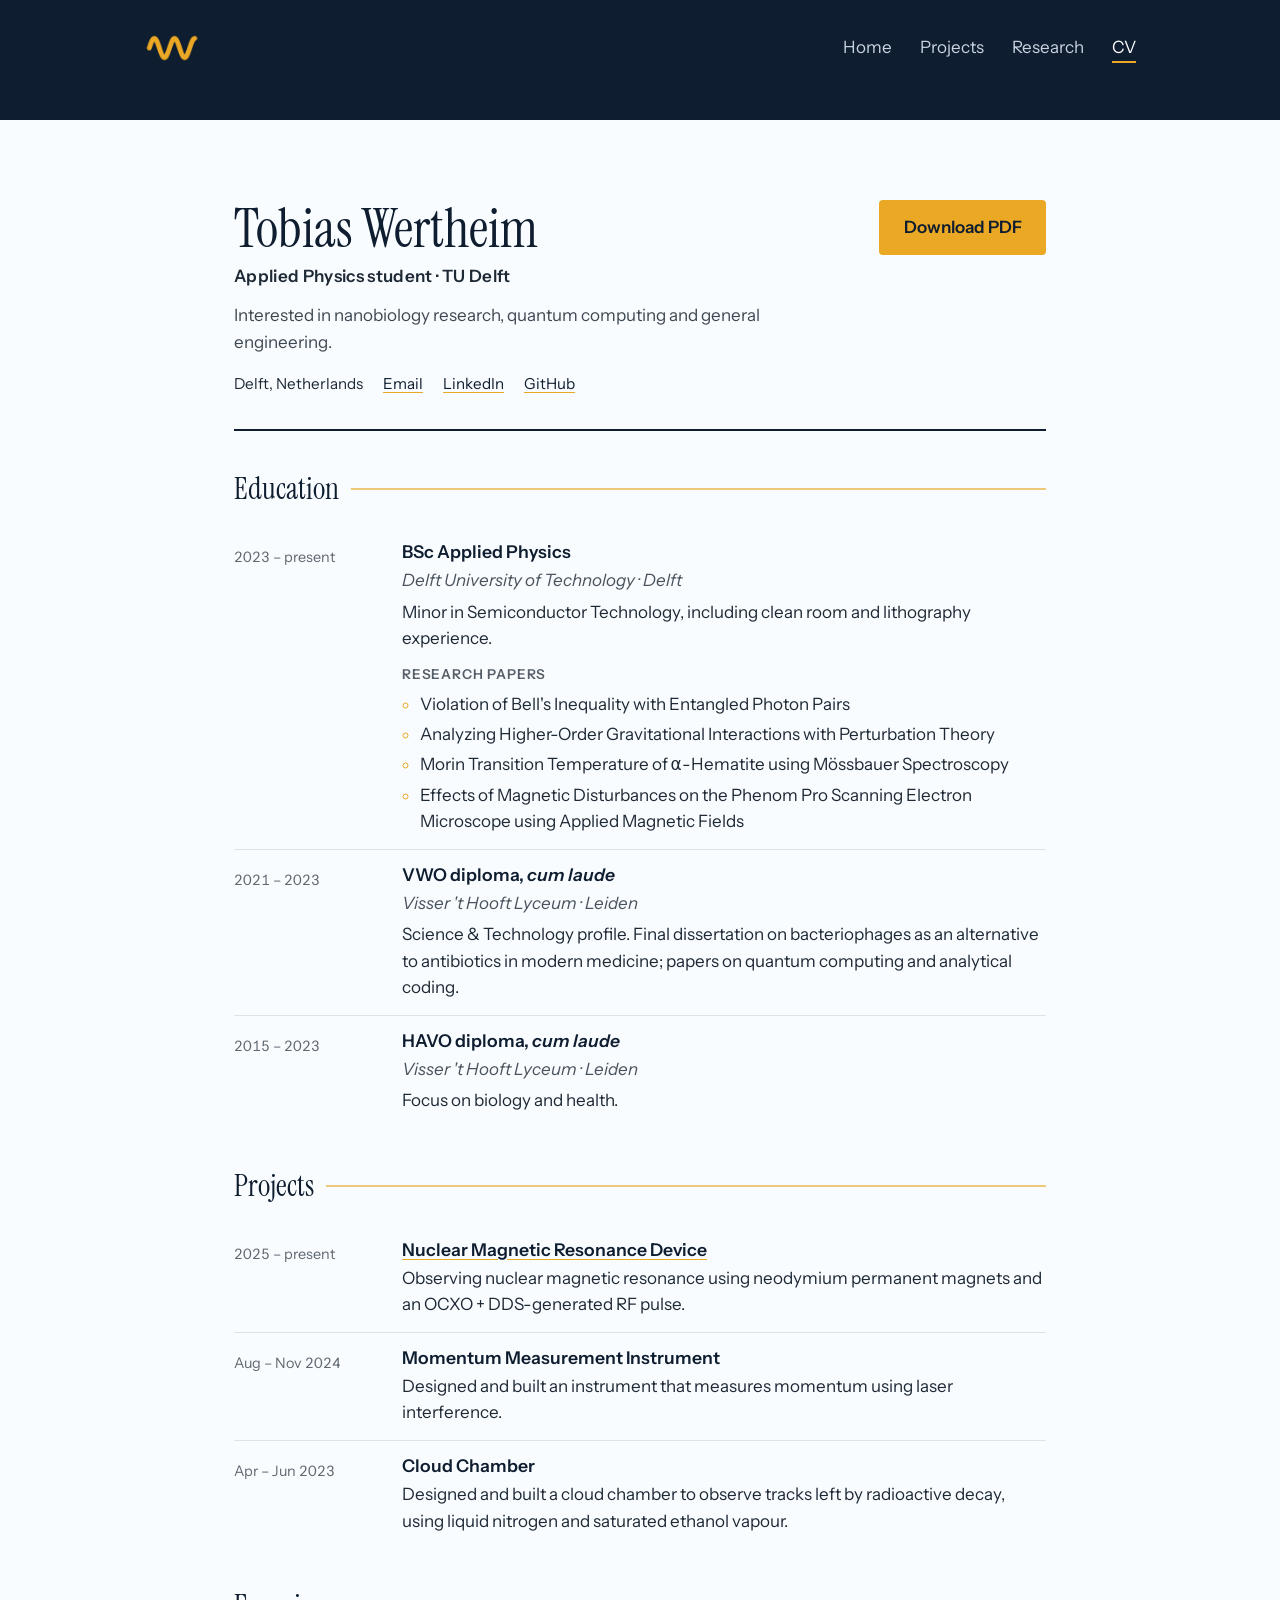
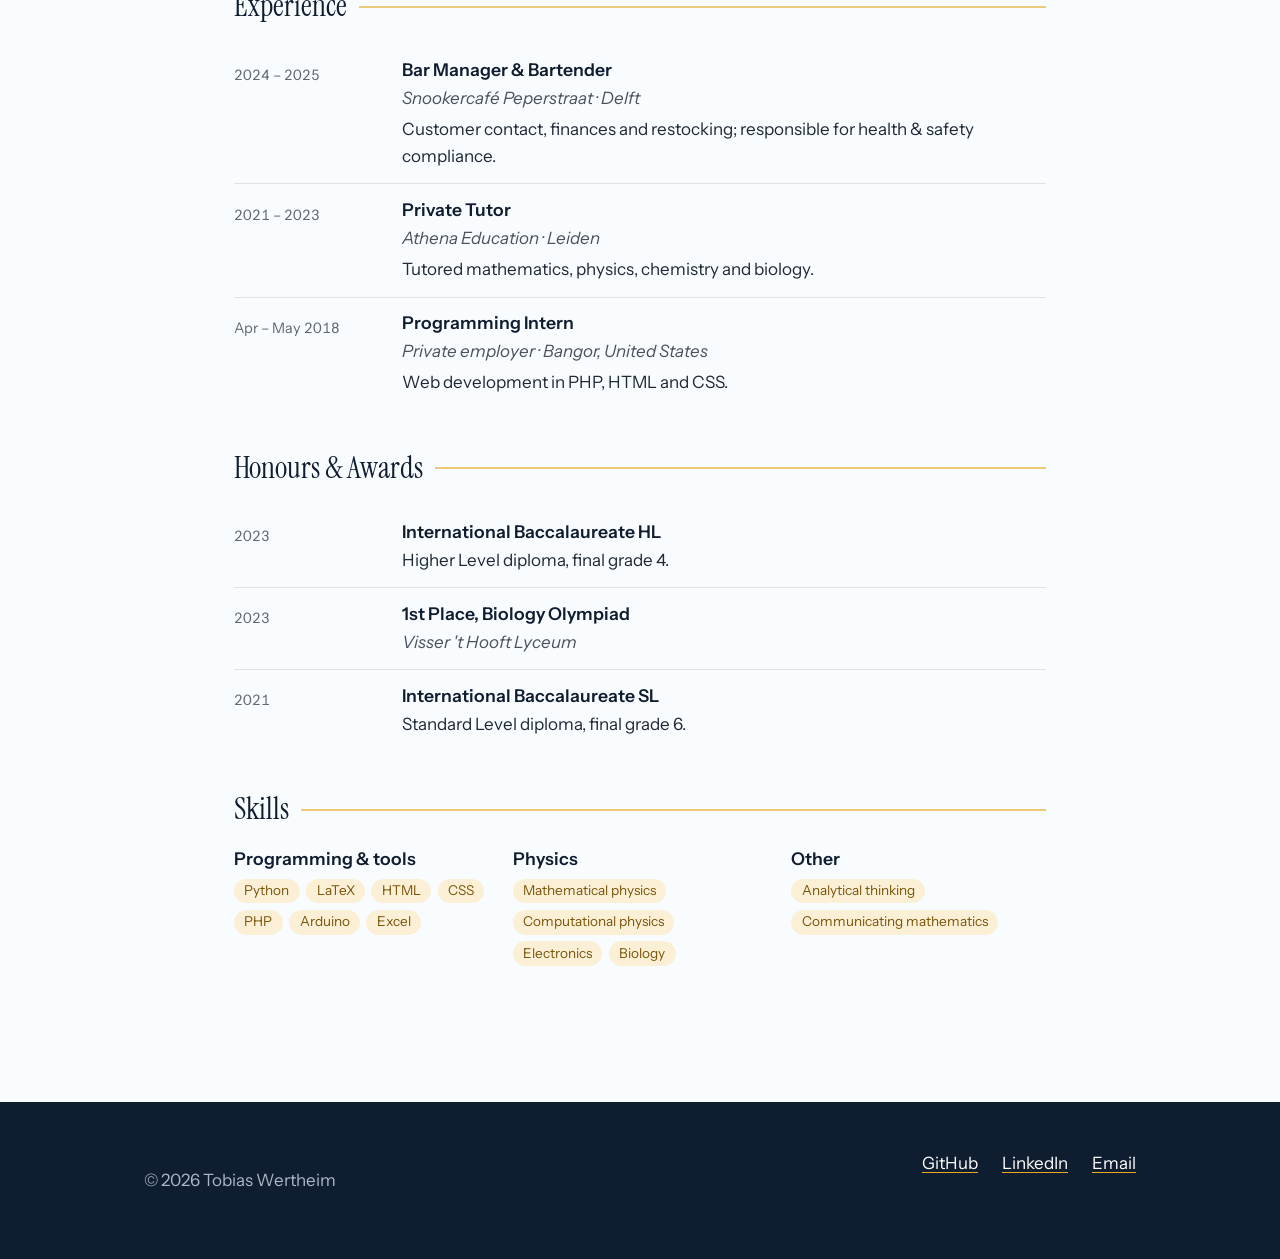
<file: cv.html>
<!DOCTYPE html>
<html lang="en">
<head>
  <meta charset="UTF-8">
  <meta name="viewport" content="width=device-width, initial-scale=1.0">
  <title>CV – Tobias Wertheim</title>
  <meta name="description" content="CV of Tobias Wertheim, Applied Physics student at TU Delft: education, projects, research papers and experience.">
  <link rel="icon" href="/images/photonfavicon.svg" type="image/svg+xml">
  <link rel="preconnect" href="https://fonts.googleapis.com">
  <link rel="preconnect" href="https://fonts.gstatic.com" crossorigin>
  <link href="https://fonts.googleapis.com/css2?family=Instrument+Sans:wght@400;600&family=Instrument+Serif&display=swap" rel="stylesheet">
  <link rel="stylesheet" href="style.css">
  <link rel="stylesheet" href="style_cv.css">
</head>
<body>

  <!-- Navigation bar stuff-->
  <header class="site-header">
    <nav class="nav">
      <!-- moving logo wave animation -->
      <a href="index.html" class="nav-name logo" aria-label="Home">
        <img src="/images/photon-logo.png" class="logo-still" alt="">
        <img src="/images/photon-logo.gif" class="logo-anim" alt="">
      </a>
      <ul class="nav-links">
        <li><a href="index.html">Home</a></li>
        <li><a href='projects.html'>Projects</a></li>
        <li><a href="research.html">Research</a></li>
        <li><a href="cv.html" class='active'>CV</a></li>
      </ul>
    </nav>
  </header>

    <!-- Top navy band -->
  <div class="page-title">
  </div>
  
  <main class="section">
    <div class="container cv">

      <header class="cv-head">
        <div>
          <h1 class="cv-name">Tobias Wertheim</h1>
          <p class="cv-role">Applied Physics student · TU Delft</p>
          <p class="cv-about">
            Interested in nanobiology research, quantum computing and general engineering.
          </p>
          <ul class="cv-contact">
            <li>Delft, Netherlands</li>
            <li><a href="mailto:tobywertheimmail@gmail.com">Email</a></li>
            <li><a href="https://www.linkedin.com/in/tobias-wertheim/" target="_blank" rel="noopener">LinkedIn</a></li>
            <li><a href="https://github.com/tobiaswm" target="_blank" rel="noopener">GitHub</a></li>
          </ul>
        </div>
        <a href="/files/cvtwertheim.pdf" download="Tobias_Wertheim_CV.pdf" class="button">Download PDF</a>
      </header>

      <!-- edu -->
      <section class="cv-section">
        <h2 class="cv-title">Education</h2>
        <ul class="cv-list">

          <li class="cv-entry">
            <p class="cv-date">2023 – present</p>
            <div>
              <h3>BSc Applied Physics</h3>
              <p class="cv-where">Delft University of Technology · Delft</p>
              <p>Minor in Semiconductor Technology, including clean room and lithography experience.</p>
              <p class="cv-sub">Research papers</p>
              <ul class="cv-bullets">
                <li>Violation of Bell's Inequality with Entangled Photon Pairs</li>
                <li>Analyzing Higher-Order Gravitational Interactions with Perturbation Theory</li>
                <li>Morin Transition Temperature of α-Hematite using Mössbauer Spectroscopy</li>
                <li>Effects of Magnetic Disturbances on the Phenom Pro Scanning Electron Microscope using Applied Magnetic Fields</li>
              </ul>
            </div>
          </li>

          <li class="cv-entry">
            <p class="cv-date">2021 – 2023</p>
            <div>
              <h3>VWO diploma, <em>cum laude</em></h3>
              <p class="cv-where">Visser 't Hooft Lyceum · Leiden</p>
              <p>Science &amp; Technology profile. Final dissertation on bacteriophages as an alternative to antibiotics in modern medicine; papers on quantum computing and analytical coding.</p>
            </div>
          </li>

          <li class="cv-entry">
            <p class="cv-date">2015 – 2023</p>
            <div>
              <h3>HAVO diploma, <em>cum laude</em></h3>
              <p class="cv-where">Visser 't Hooft Lyceum · Leiden</p>
              <p>Focus on biology and health.</p>
            </div>
          </li>

        </ul>
      </section>

      <!-- projects -->
      <section class="cv-section">
        <h2 class="cv-title">Projects</h2>
        <ul class="cv-list">

          <li class="cv-entry">
            <p class="cv-date">2025 – present</p>
            <div>
              <h3><a href="nmrobserver.html">Nuclear Magnetic Resonance Device</a></h3>
              <p>Observing nuclear magnetic resonance using neodymium permanent magnets and an OCXO + DDS-generated RF pulse.</p>
            </div>
          </li>

          <li class="cv-entry">
            <p class="cv-date">Aug – Nov 2024</p>
            <div>
              <h3>Momentum Measurement Instrument</h3>
              <p>Designed and built an instrument that measures momentum using laser interference.</p>
            </div>
          </li>

          <li class="cv-entry">
            <p class="cv-date">Apr – Jun 2023</p>
            <div>
              <h3>Cloud Chamber</h3>
              <p>Designed and built a cloud chamber to observe tracks left by radioactive decay, using liquid nitrogen and saturated ethanol vapour.</p>
            </div>
          </li>

        </ul>
      </section>

      <!-- experience -->
      <section class="cv-section">
        <h2 class="cv-title">Experience</h2>
        <ul class="cv-list">

          <li class="cv-entry">
            <p class="cv-date">2024 – 2025</p>
            <div>
              <h3>Bar Manager &amp; Bartender</h3>
              <p class="cv-where">Snookercafé Peperstraat · Delft</p>
              <p>Customer contact, finances and restocking; responsible for health &amp; safety compliance.</p>
            </div>
          </li>

          <li class="cv-entry">
            <p class="cv-date">2021 – 2023</p>
            <div>
              <h3>Private Tutor</h3>
              <p class="cv-where">Athena Education · Leiden</p>
              <p>Tutored mathematics, physics, chemistry and biology.</p>
            </div>
          </li>

          <li class="cv-entry">
            <p class="cv-date">Apr – May 2018</p>
            <div>
              <h3>Programming Intern</h3>
              <p class="cv-where">Private employer · Bangor, United States</p>
              <p>Web development in PHP, HTML and CSS.</p>
            </div>
          </li>

        </ul>
      </section>

      <!-- awards -->
      <section class="cv-section">
        <h2 class="cv-title">Honours &amp; Awards</h2>
        <ul class="cv-list">

          <li class="cv-entry">
            <p class="cv-date">2023</p>
            <div>
              <h3>International Baccalaureate HL</h3>
              <p>Higher Level diploma, final grade 4.</p>
            </div>
          </li>

          <li class="cv-entry">
            <p class="cv-date">2023</p>
            <div>
              <h3>1st Place, Biology Olympiad</h3>
              <p class="cv-where">Visser 't Hooft Lyceum</p>
            </div>
          </li>

          <li class="cv-entry">
            <p class="cv-date">2021</p>
            <div>
              <h3>International Baccalaureate SL</h3>
              <p>Standard Level diploma, final grade 6.</p>
            </div>
          </li>

        </ul>
      </section>

      <!-- skills -->
      <section class="cv-section">
        <h2 class="cv-title">Skills</h2>
        <div class="cv-skills">
          <div>
            <h3>Programming &amp; tools</h3>
            <ul class="tags">
              <li>Python</li><li>LaTeX</li><li>HTML</li><li>CSS</li><li>PHP</li><li>Arduino</li><li>Excel</li>
            </ul>
          </div>
          <div>
            <h3>Physics</h3>
            <ul class="tags">
              <li>Mathematical physics</li><li>Computational physics</li><li>Electronics</li><li>Biology</li>
            </ul>
          </div>
          <div>
            <h3>Other</h3>
            <ul class="tags">
              <li>Analytical thinking</li><li>Communicating mathematics</li>
            </ul>
          </div>
        </div>
      </section>

    </div>
  </main>

  <footer class="site-footer">
    <div class="container">
      <p>&copy; 2026 Tobias Wertheim</p>
      <ul class="footer-links">
        <li><a href="https://github.com/tobiaswm" target="_blank" rel="noopener">GitHub</a></li>
        <li><a href="https://www.linkedin.com/in/tobias-wertheim" target="_blank" rel="noopener">LinkedIn</a></li>
        <li><a href="mailto:tobywertheimmail@gmail.com">Email</a></li>
      </ul>
    </div>
  </footer>

</body>
</html>
</file>
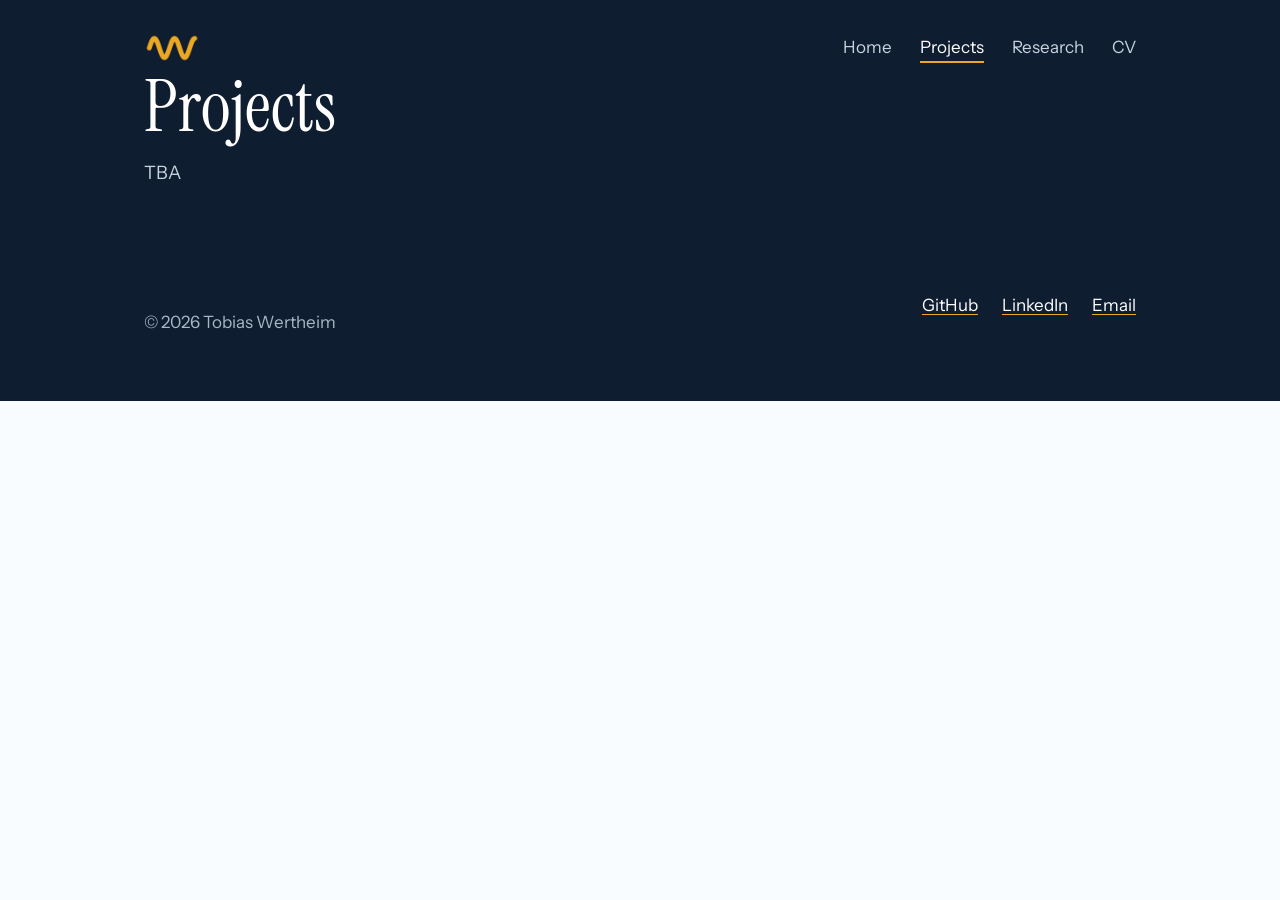
<file: projects.html>
<!DOCTYPE html>
<html lang="en">
<head>
  <link rel="icon" href="/images/photonfavicon.svg" type="image/svg+xml">
  <meta charset="UTF-8">
  <meta name="viewport" content="width=device-width, initial-scale=1.0">
  <title>Projects</title>
  <meta name="description" content="Physics and engineering projects by Tobias, TU Delft.">
  <link rel="preconnect" href="https://fonts.googleapis.com">
  <link rel="preconnect" href="https://fonts.gstatic.com" crossorigin>
  <link href="https://fonts.googleapis.com/css2?family=Instrument+Sans:wght@400;600&family=Instrument+Serif&display=swap" rel="stylesheet">
  <link rel="stylesheet" href="style.css">
</head>
<body>

  <!-- Navigation bar stuff-->
  <header class="site-header">
    <nav class="nav">
      <!-- moving logo wave animation -->
      <a href="index.html" class="nav-name logo" aria-label="Home">
        <img src="/images/photon-logo.png" class="logo-still" alt="">
        <img src="/images/photon-logo.gif" class="logo-anim" alt="">
      </a>
      <ul class="nav-links">
        <li><a href="index.html">Home</a></li>
        <li><a href='projects.html' class='active'>Projects</a></li>
        <li><a href="research.html">Research</a></li>
        <li><a href="cv.html">CV</a></li>
      </ul>
    </nav>
  </header>

  <!-- Top navy band -->
  <div class="page-title">
    <div class="container">
      <h1>Projects</h1>
      <p>TBA</p>
    </div>
  </div>



  <footer class="site-footer">
    <div class="container">
      <p>&copy; 2026 Tobias Wertheim</p>
      <ul class="footer-links">
        <li><a href="https://github.com/tobiaswm" target="_blank" rel="noopener">GitHub</a></li>
        <li><a href="https://www.linkedin.com/in/tobias-wertheim" target="_blank" rel="noopener">LinkedIn</a></li>
        <li><a href="mailto:tobywertheimmail@gmail.com">Email</a></li>
      </ul>
    </div>
  </footer>

</body>
</html>
</file>
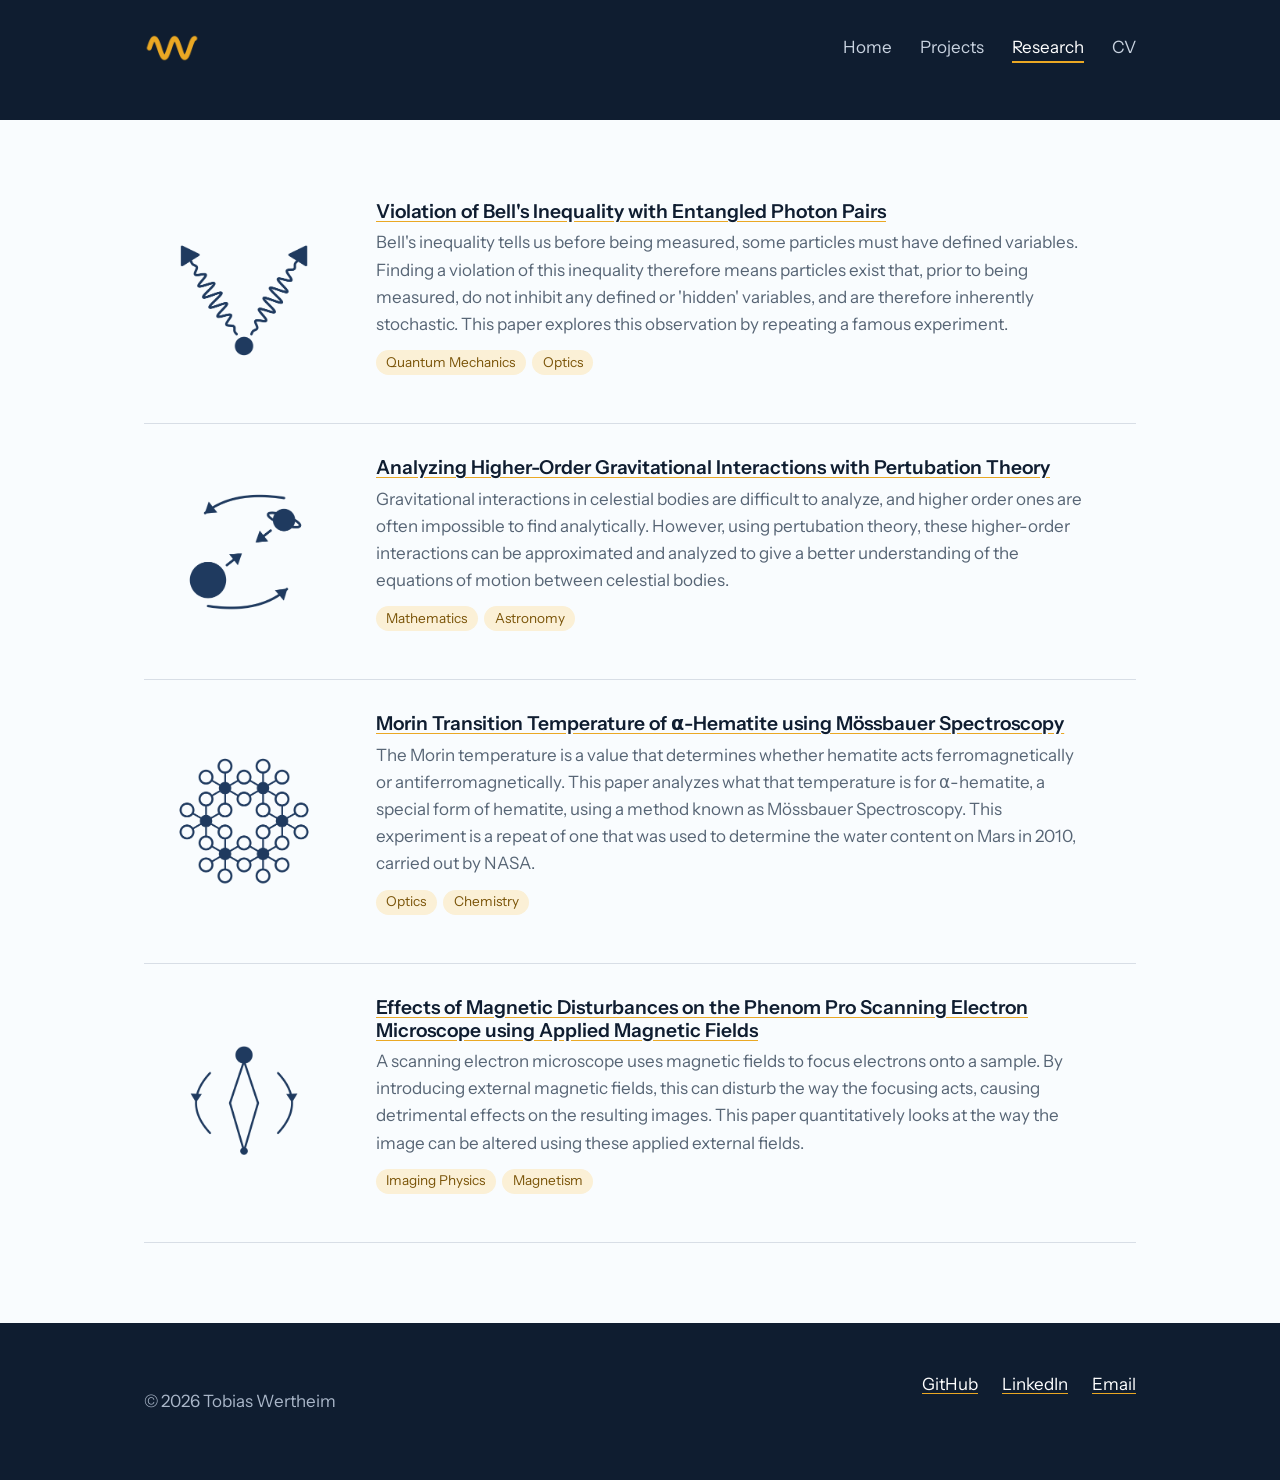
<file: research.html>
<!DOCTYPE html>
<html lang="en">
<head>
  <meta charset="UTF-8">
  <meta name="viewport" content="width=device-width, initial-scale=1.0">
  <title>CV – Tobias Wertheim</title>
  <meta name="description" content="CV of Tobias Wertheim, Applied Physics student at TU Delft: education, projects, research papers and experience.">
  <link rel="icon" href="/images/photonfavicon.svg" type="image/svg+xml">
  <link rel="preconnect" href="https://fonts.googleapis.com">
  <link rel="preconnect" href="https://fonts.gstatic.com" crossorigin>
  <link href="https://fonts.googleapis.com/css2?family=Instrument+Sans:wght@400;600&family=Instrument+Serif&display=swap" rel="stylesheet">
  <link rel="stylesheet" href="style.css">
  <link rel="stylesheet" href="style_cv.css">
</head>
<body>

  <!-- Navigation bar stuff-->
  <header class="site-header">
    <nav class="nav">
      <!-- moving logo wave animation -->
      <a href="index.html" class="nav-name logo" aria-label="Home">
        <img src="/images/photon-logo.png" class="logo-still" alt="">
        <img src="/images/photon-logo.gif" class="logo-anim" alt="">
      </a>
      <ul class="nav-links">
        <li><a href="index.html">Home</a></li>
        <li><a href='projects.html'>Projects</a></li>
        <li><a href="research.html"class='active'>Research</a></li>
        <li><a href="cv.html">CV</a></li>
      </ul>
    </nav>
  </header>
    <!-- Top navy band -->
  <div class="page-title">
  </div>

<!-- BODY -->
<main class="section">
    <div class="container">
      <ul class="project-list">
        <li class="project">
          <img src="images/photon_pair.png">
          <div>
            <h3><a href="research/r_bellsinequality.html">Violation of Bell's Inequality with Entangled Photon Pairs</a></h3>
            <p>
              Bell's inequality tells us before being measured, some particles must have defined variables. Finding a violation of this inequality
              therefore means particles exist that, prior to being measured, do not inhibit any defined or 'hidden' variables, and are therefore inherently stochastic.
              This paper explores this observation by repeating a famous experiment.
            </p>
            <ul class="tags">
              <li>Quantum Mechanics</li>
              <li>Optics</li>
            </ul>
          </div>
        </li>
        <li class="project">
          <img src="images/planets_interacting.png">
          <div>
            <h3><a href="research/r_pertubation.html">Analyzing Higher-Order Gravitational Interactions with Pertubation Theory</a></h3>
            <p> 
              Gravitational interactions in celestial bodies are difficult to analyze, and higher order ones are often impossible to find analytically.
              However, using pertubation theory, these higher-order interactions can be approximated and analyzed to give a better understanding of the
              equations of motion between celestial bodies.
            </p>
            <ul class="tags">
              <li>Mathematics</li>
              <li>Astronomy</li>
            </ul>
          </div>
        </li>
        <li class="project">
          <img src="images/hematite_lattice.png">
          <div>
            <h3><a href="research/r_mossbauer.html">Morin Transition Temperature of α-Hematite using Mössbauer Spectroscopy</a></h3>
            <p> 
              The Morin temperature is a value that determines whether hematite acts ferromagnetically or antiferromagnetically.
              This paper analyzes what that temperature is for α-hematite, a special form of hematite, using a method known as Mössbauer Spectroscopy.
                This experiment is a repeat of one that was used to determine the water content on Mars in 2010, carried out by NASA.
            </p>
            <ul class="tags">
              <li>Optics</li>
              <li>Chemistry</li>
            </ul>
          </div>
        </li>
        <li class="project">
          <img src="images/electron_microscope_icon.png">
          <div>
            <h3><a href="research/r_magneticdisturbances.html">Effects of Magnetic Disturbances on the Phenom Pro Scanning Electron Microscope using Applied Magnetic Fields</a></h3>
            <p> 
              A scanning electron microscope uses magnetic fields to focus electrons onto a sample. By introducing external magnetic fields, this can disturb the
              way the focusing acts, causing detrimental effects on the resulting images. This paper quantitatively looks at the way the image can be altered using
              these applied external fields.
            </p>
            <ul class="tags">
              <li>Imaging Physics</li>
              <li>Magnetism</li>
            </ul>
          </div>
        </li>
      </ul>
    </div>
  </main>

<!-- FOOTER -->
    <footer class="site-footer">
    <div class="container">
      <p>&copy; 2026 Tobias Wertheim</p>
      <ul class="footer-links">
        <li><a href="https://github.com/tobiaswm" target="_blank" rel="noopener">GitHub</a></li>
        <li><a href="https://www.linkedin.com/in/tobias-wertheim" target="_blank" rel="noopener">LinkedIn</a></li>
        <li><a href="mailto:tobywertheimmail@gmail.com">Email</a></li>
      </ul>
    </div>
  </footer>

</body>
</html>
</file>
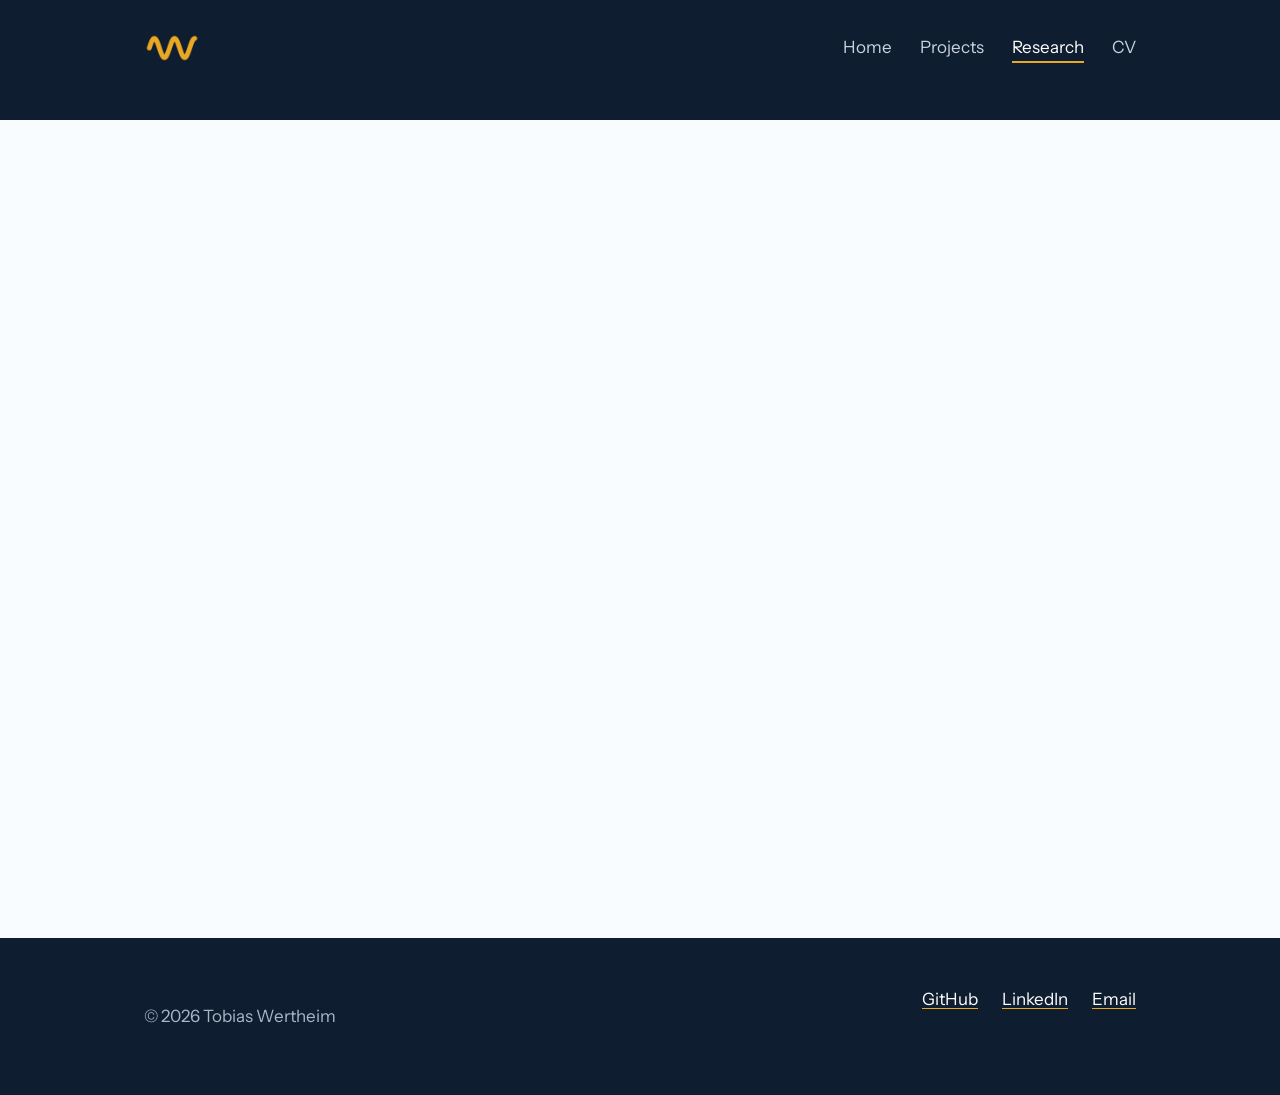
<file: research/r_bellsinequality.html>
<!DOCTYPE html>
<html lang="en">
<head>
  <meta charset="UTF-8">
  <meta name="viewport" content="width=device-width, initial-scale=1.0">
  <title>Bell's Inequality - Tobias Wertheim</title>
  <meta name="description" content="Bell's Inequality Report">
  <link rel="icon" href="/images/photonfavicon.svg" type="image/svg+xml">
  <link rel="preconnect" href="https://fonts.googleapis.com">
  <link rel="preconnect" href="https://fonts.gstatic.com" crossorigin>
  <link href="https://fonts.googleapis.com/css2?family=Instrument+Sans:wght@400;600&family=Instrument+Serif&display=swap" rel="stylesheet">
  <link rel="stylesheet" href="/style.css">
  <link rel="stylesheet" href="/style_cv.css">
</head>
<body>

  <!-- Navigation bar stuff-->
  <header class="site-header">
    <nav class="nav">
      <!-- moving logo wave animation -->
      <a href="/index.html" class="nav-name logo" aria-label="Home">
        <img src="/images/photon-logo.png" class="logo-still" alt="">
        <img src="/images/photon-logo.gif" class="logo-anim" alt="">
      </a>
      <ul class="nav-links">
        <li><a href="/index.html">Home</a></li>
        <li><a href='/projects.html'>Projects</a></li>
        <li><a href="/research.html"class='active'>Research</a></li>
        <li><a href="/cv.html">CV</a></li>
      </ul>
    </nav>
  </header>
    <!-- Top navy band -->
  <div class="page-title">
  </div>


<iframe src='/pdfs/rp_bellsinequality.pdf' class="frame_pdf" title="r_bellsinequality"></iframe>

  
<!-- FOOTER -->
    <footer class="site-footer">
    <div class="container">
      <p>&copy; 2026 Tobias Wertheim</p>
      <ul class="footer-links">
        <li><a href="https://github.com/tobiaswm" target="_blank" rel="noopener">GitHub</a></li>
        <li><a href="https://www.linkedin.com/in/tobias-wertheim" target="_blank" rel="noopener">LinkedIn</a></li>
        <li><a href="mailto:tobywertheimmail@gmail.com">Email</a></li>
      </ul>
    </div>
  </footer>

</body>
</html>
</file>
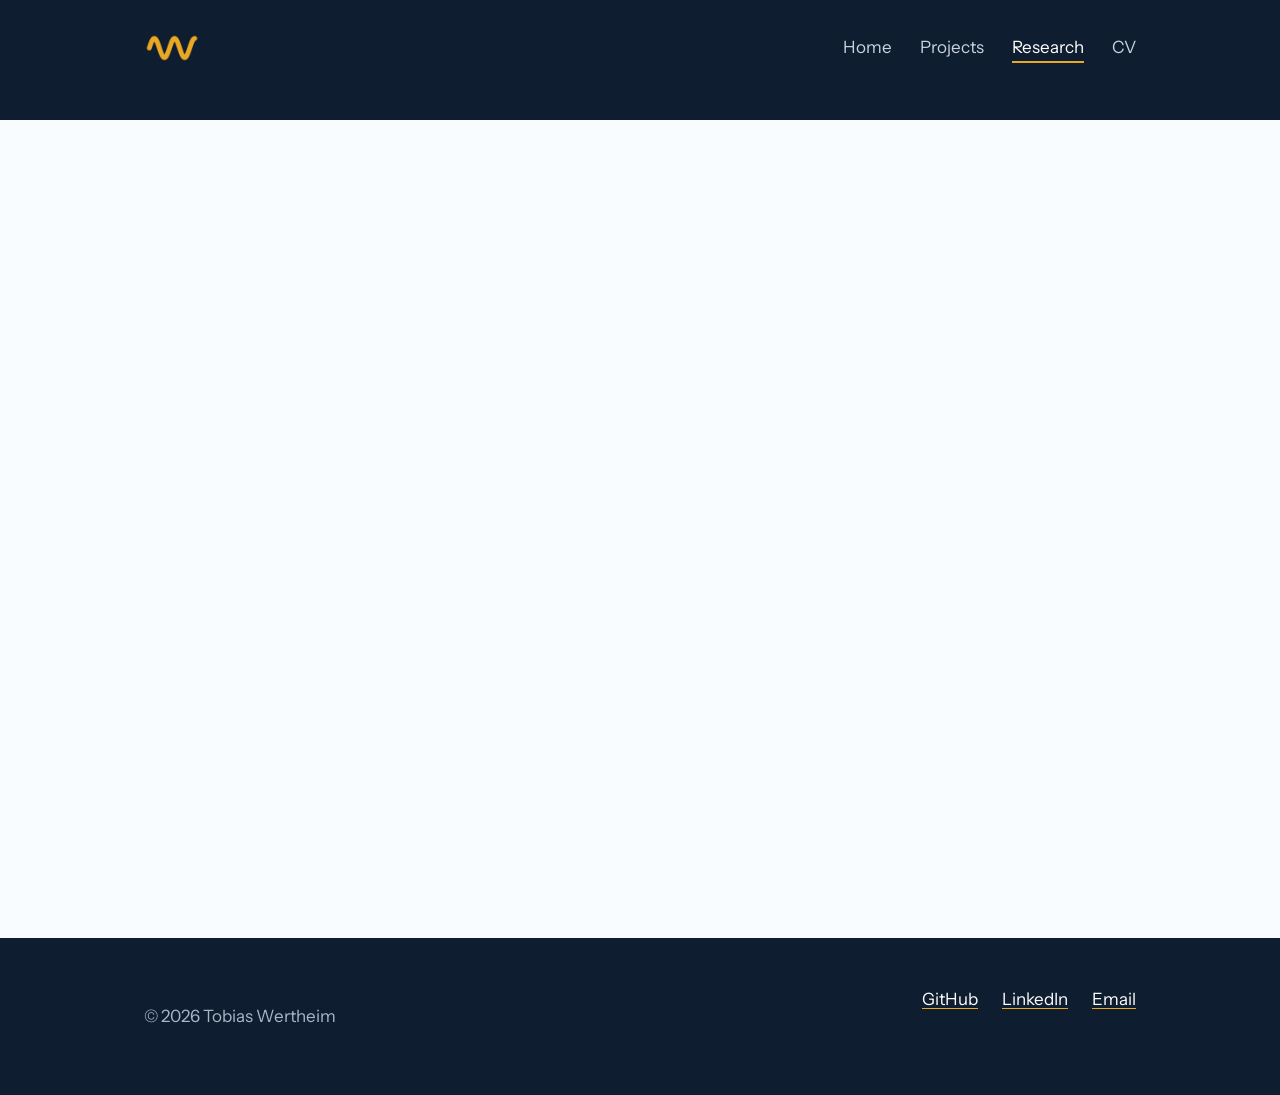
<file: research/r_mossbauer.html>
<!DOCTYPE html>
<html lang="en">
<head>
  <meta charset="UTF-8">
  <meta name="viewport" content="width=device-width, initial-scale=1.0">
  <title>Mössbauer Effect - Tobias Wertheim</title>
  <meta name="description" content="Mössbauer Effect Report.">
  <link rel="icon" href="/images/photonfavicon.svg" type="image/svg+xml">
  <link rel="preconnect" href="https://fonts.googleapis.com">
  <link rel="preconnect" href="https://fonts.gstatic.com" crossorigin>
  <link href="https://fonts.googleapis.com/css2?family=Instrument+Sans:wght@400;600&family=Instrument+Serif&display=swap" rel="stylesheet">
  <link rel="stylesheet" href="/style.css">
  <link rel="stylesheet" href="/style_cv.css">
</head>
<body>

  <!-- Navigation bar stuff-->
  <header class="site-header">
    <nav class="nav">
      <!-- moving logo wave animation -->
      <a href="/index.html" class="nav-name logo" aria-label="Home">
        <img src="/images/photon-logo.png" class="logo-still" alt="">
        <img src="/images/photon-logo.gif" class="logo-anim" alt="">
      </a>
      <ul class="nav-links">
        <li><a href="/index.html">Home</a></li>
        <li><a href='/projects.html'>Projects</a></li>
        <li><a href="/research.html"class='active'>Research</a></li>
        <li><a href="/cv.html">CV</a></li>
      </ul>
    </nav>
  </header>
    <!-- Top navy band -->
  <div class="page-title">
  </div>


<iframe src='/pdfs/rp_mossbauer.pdf' class="frame_pdf" title="r_mossbauer"></iframe>

  
<!-- FOOTER -->
    <footer class="site-footer">
    <div class="container">
      <p>&copy; 2026 Tobias Wertheim</p>
      <ul class="footer-links">
        <li><a href="https://github.com/tobiaswm" target="_blank" rel="noopener">GitHub</a></li>
        <li><a href="https://www.linkedin.com/in/tobias-wertheim" target="_blank" rel="noopener">LinkedIn</a></li>
        <li><a href="mailto:tobywertheimmail@gmail.com">Email</a></li>
      </ul>
    </div>
  </footer>

</body>
</html>
</file>
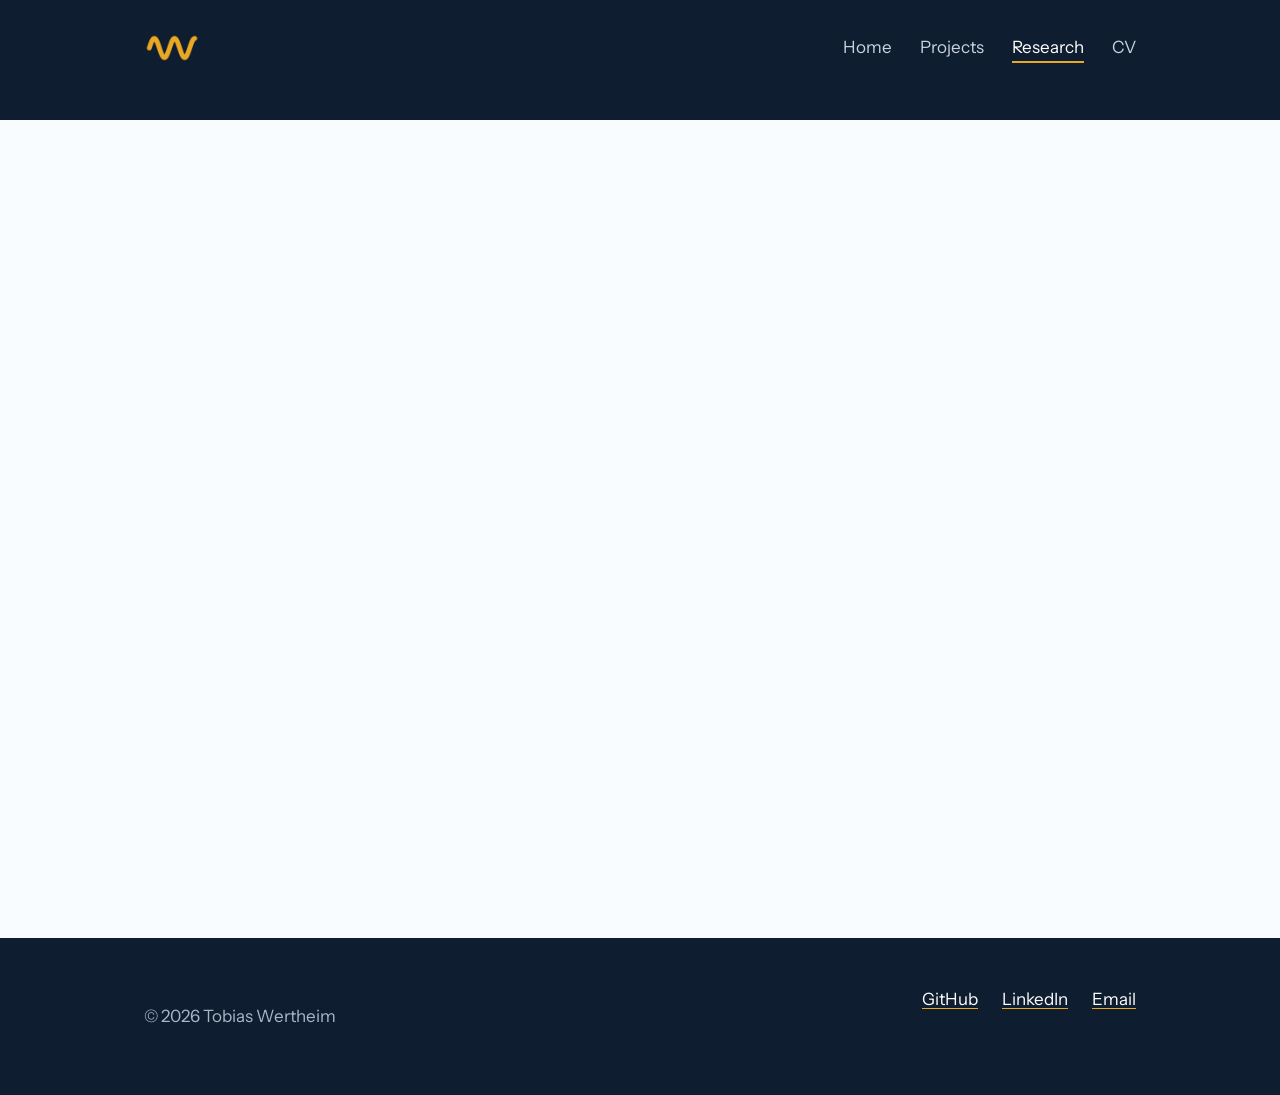
<file: research/r_pertubation.html>
<!DOCTYPE html>
<html lang="en">
<head>
  <meta charset="UTF-8">
  <meta name="viewport" content="width=device-width, initial-scale=1.0">
  <title>Gravitational Interactions & Pertubation Theory - Tobias Wertheim</title>
  <meta name="description" content="Gravitational Interactions & Pertubation Theory.">
  <link rel="icon" href="/images/photonfavicon.svg" type="image/svg+xml">
  <link rel="preconnect" href="https://fonts.googleapis.com">
  <link rel="preconnect" href="https://fonts.gstatic.com" crossorigin>
  <link href="https://fonts.googleapis.com/css2?family=Instrument+Sans:wght@400;600&family=Instrument+Serif&display=swap" rel="stylesheet">
  <link rel="stylesheet" href="/style.css">
  <link rel="stylesheet" href="/style_cv.css">
</head>
<body>

  <!-- Navigation bar stuff-->
  <header class="site-header">
    <nav class="nav">
      <!-- moving logo wave animation -->
      <a href="/index.html" class="nav-name logo" aria-label="Home">
        <img src="/images/photon-logo.png" class="logo-still" alt="">
        <img src="/images/photon-logo.gif" class="logo-anim" alt="">
      </a>
      <ul class="nav-links">
        <li><a href="/index.html">Home</a></li>
        <li><a href='/projects.html'>Projects</a></li>
        <li><a href="/research.html"class='active'>Research</a></li>
        <li><a href="/cv.html">CV</a></li>
      </ul>
    </nav>
  </header>
    <!-- Top navy band -->
  <div class="page-title">
  </div>


<iframe src='/pdfs/rp_pertubation.pdf' class="frame_pdf" title="r_pertubation"></iframe>

  
<!-- FOOTER -->
    <footer class="site-footer">
    <div class="container">
      <p>&copy; 2026 Tobias Wertheim</p>
      <ul class="footer-links">
        <li><a href="https://github.com/tobiaswm" target="_blank" rel="noopener">GitHub</a></li>
        <li><a href="https://www.linkedin.com/in/tobias-wertheim" target="_blank" rel="noopener">LinkedIn</a></li>
        <li><a href="mailto:tobywertheimmail@gmail.com">Email</a></li>
      </ul>
    </div>
  </footer>

</body>
</html>
</file>
<file: style.css>
/* My CSS code for the site; AI was used to produce a basic template, after which I
edited quite a bit away from it until I got to something I was happy with. */

/* colors and fonts */
:root {
  --navy: #0f1d30;     /* headers and titles? */
  --navy-soft: #213456;   /* slightly lighter navy */
  --amber: #eaa824;     /* amber */
  --amber-dark: #a36e0c; /* darker amber */
  --ink: #1e2936;     /* body text */
  --slate: #576575;  /* secondary text */
  --lab: #f9fcfe;      /* page background: cool, not cream */
  --white: #ffffff;
  --line: #d8dee6;   /* thin divider lines */

  /* Fonts */
  --font-display: "Instrument Serif", Georgia, serif;
  --font-body: "Instrument Sans", system-ui, sans-serif;

  --width: 1040px;          /* maximum content width */
}


/* basics */

*{ box-sizing: border-box; }  
body {
  margin: 0;
  font-family: var(--font-body);
  font-size: 1.0625rem;         
  line-height: 1.6;
  color: var(--ink);
  background: var(--lab);
}

img { max-width: 100%; display: block; }

a { color: var(--navy); text-decoration-color: var(--amber); text-underline-offset: 3px; }
a:hover { color: var(--amber-dark); }

/* visible outline with tab key*/
a:focus-visible, button:focus-visible {
  outline: 3px solid var(--amber);
  outline-offset: 3px;
}

h1, h2, h3 { color: var(--navy); line-height: 1.2; font-weight: 600; }
h2 { font-size: 1.75rem; margin: 0 0 1.5rem; }
h3 { font-size: 1.2rem; margin: 0 0 0.4rem; }

p { max-width: 65ch; } 

/* Centering */
.container {
  max-width: var(--width);
  margin: 0 auto;
  padding: 0 1.5rem;
}

/* Space between sections */
.section { padding: 5rem 0; }
.section + .section { border-top: 1px solid var(--line); }


/* navigation bar stuffs */

.site-header {
  position: absolute;
  top: 0; left: 0; right: 0;
  z-index: 10;
}
/* logo gif wave*/
.logo img {
  height: 56px;
  width: 56px;
  display: block;
}
.logo .logo-anim {
  display: none;
}
.logo:hover .logo-still {
  display: none;
}
.logo:hover .logo-anim {
  display: block;
}

/* frame for research pdfs */
.frame_pdf {
  width: 100%;
  height: 90vh;
  border: none;
}

/* no hero here so solid infill */
.site-header.solid {
  position: sticky;              /* stays at the top while scrolling */
  background: var(--navy);
}

.nav {
  display: flex;
  justify-content: space-between;
  align-items: center;
  flex-wrap: wrap;
  gap: 0.75rem;
  max-width: var(--width);
  margin: 0 auto;
  padding: 1.25rem 1.5rem;
}

.nav-name {
  font-family: var(--font-display);
  font-size: 1.5rem;
  color: var(--white);
  text-decoration: none;
}

.nav-links {
  display: flex;
  gap: 1.75rem;
  list-style: none;
  margin: 0;
  padding: 0;
}

.nav-links a {
  color: #c9d3e0;
  text-decoration: none;
  padding-bottom: 4px;
  border-bottom: 2px solid transparent;   /* invisible until active */
}

.nav-links a:hover { color: var(--white); }

/* Amber underline */
.nav-links a.active {
  color: var(--white);
  border-bottom-color: var(--amber);
}


/* Hero */

.hero {
  position: relative;      /* Canvas sits behind the text */
  background: var(--navy);
  color: var(--white);
  min-height: 88vh;
  display: flex;
  align-items: center;
  overflow: hidden;
}

/* The <canvas> with the wave pattern fills the whole hero, waves.js draws on it */
.hero canvas {
  position: absolute;
  inset: 0;                      /* top/right/bottom/left all 0 = fill parent */
  width: 100%;
  height: 100%;
}

/* for text readability over the waves */
.hero::before {
  content: "";
  position: absolute;
  inset: 0;
  background: linear-gradient(90deg, var(--navy) 25%, rgba(20, 35, 59, 0.55) 60%, rgba(20, 35, 59, 0.1));
  z-index: 1;
}

.hero-content {
  position: relative;
  z-index: 2;                   
  width: 100%;                   
  padding-top: 5rem;
  padding-bottom: 5rem;
}

/* h1, my name over the hero */
.hero h1 {
  font-family: var(--font-display);
  font-weight: 400;
  font-size: clamp(3.5rem, 10vw, 7.5rem);
  line-height: 0.95;
  letter-spacing: -0.02em;
  color: var(--white);
  margin: 0 0 1.5rem;
}

.hero .lead {
  font-size: 1.3rem;
  color: #d5deea;
  max-width: 34ch;
  margin: 0 0 2.25rem;
}

/* small text near bottom of hero */
.hero-note {
  margin-top: 3rem;
  font-size: 0.9rem;
  color: #8ea0b8;
}


/* buttons */

.buttons { display: flex; flex-wrap: wrap; gap: 0.75rem; }

.button {
  display: inline-block;
  padding: 0.75rem 1.4rem;
  font-weight: 600;
  text-decoration: none;
  border-radius: 4px;
  background: var(--amber);
  color: var(--navy);
  border: 2px solid var(--amber);
}

.button:hover { background: #f3bd4f; color: var(--navy); }

/* Smaller ghost button */
.button-ghost {
  background: transparent;
  color: var(--white);
  border-color: rgba(255, 255, 255, 0.4);
}
.button-ghost:hover { background: rgba(255, 255, 255, 0.08); color: var(--white); }

/* Ghost button on a light background */
.button-ghost.on-light { color: var(--navy); border-color: var(--navy); }
.button-ghost.on-light:hover { background: var(--navy); color: var(--white); }


/* About me */

/* CSS grid; two columns, the photo column fixed, the text column flexible */
.about {
  display: grid;
  grid-template-columns: 240px 1fr;
  gap: 3rem;
  align-items: start;
}

.portrait {
  width: 240px;
  aspect-ratio: 4 / 5;
  object-fit: cover;
  border-radius: 6px;
  background: var(--line);
}

/* <dl> definition list */
.facts {
  display: grid;
  grid-template-columns: max-content 1fr;
  gap: 0.4rem 1.5rem;
  margin: 1.75rem 0 0;
  padding-top: 1.5rem;
  border-top: 1px solid var(--line);
}
.facts dt { color: var(--slate); }
.facts dd { margin: 0; }


/* Recent project */

.featured {
  display: grid;
  grid-template-columns: 1.2fr 1fr;
  background: var(--white);
  border: 1px solid var(--line);
  border-radius: 8px;
  overflow: hidden; /* clips the image to the rounded corners */
}

.featured img {
  width: 100%;
  height: 100%;
  min-height: 300px;
  object-fit: cover;
}

.featured-body { padding: 2.5rem; }
.featured-body h3 { font-size: 1.6rem; }
.featured-body p { color: var(--slate); }


/* Project list */

.project-list { list-style: none; margin: 0; padding: 0; }

/* Each entry: thumbnail on the left, text on the right */
.project {
  display: grid;
  grid-template-columns: 200px 1fr;
  gap: 2rem;
  align-items: center;
  padding: 2rem 0;
  border-bottom: 1px solid var(--line);
}
.project:first-child { padding-top: 0; }

.project img {
  width: 200px;
  aspect-ratio: 3 / 2;
  object-fit: cover;
  border-radius: 6px;
}

.project p { color: var(--slate); margin: 0 0 0.75rem; }

/* Tags */
.tags {
  display: flex;
  flex-wrap: wrap;
  gap: 0.4rem;
  list-style: none;
  margin: 0 0 1rem;
  padding: 0;
}
.tags li {
  font-size: 0.85rem;
  padding: 0.1rem 0.65rem;
  border-radius: 999px;          /* huge radius = pill shape */
  background: #fbf0d6;
  color: #7a5408;
}

.more { font-weight: 600; white-space: nowrap; }

/* A row with the section heading and a link to the full page */
.section-head {
  display: flex;
  justify-content: space-between;
  align-items: baseline;
  gap: 1rem;
  margin-bottom: 1.5rem;
}
.section-head h2 { margin: 0; }


/* Inner page band */

.page-title {
  background: var(--navy);
  color: var(--white);
  padding: 4rem 0 3.5rem;
}
.page-title h1 {
  font-family: var(--font-display);
  font-weight: 400;
  font-size: clamp(2.75rem, 7vw, 4.5rem);
  color: var(--white);
  margin: 0 0 0.5rem;
}
.page-title p { color: #c9d3e0; margin: 0; font-size: 1.15rem; }


/* CV timeline: line with dots*/
.timeline {
  list-style: none;
  margin: 0 0 1rem;
  padding: 0 0 0 1.75rem;
  border-left: 2px solid var(--line);
}

.cv-frame {
  width: 100%;
  height: 90vh;
  border: none;
}

.timeline li { position: relative; padding-bottom: 2rem; }

/* The dot on the line. ::before creates an extra element with CSS only. */
.timeline li::before {
  content: "";
  position: absolute;
  left: calc(-1.75rem - 7px);    /* centre the 12px dot on the 2px line */
  top: 0.45rem;
  width: 12px;
  height: 12px;
  border-radius: 50%;
  background: var(--amber);
  border: 2px solid var(--lab);
}

.timeline time { display: block; color: var(--amber-dark); font-weight: 600; font-size: 0.95rem; }
.timeline p { margin: 0.2rem 0 0; color: var(--slate); }

.cv-grid {
  display: grid;
  grid-template-columns: 1fr 1fr;
  gap: 3rem;
  margin-bottom: 2.5rem;
}

.cv-skills { margin-bottom: 2.5rem; }


/* Footer */

.site-footer {
  background: var(--navy);
  color: #a9b6c8;
  padding: 3rem 0;
}
.site-footer .container {
  display: flex;
  justify-content: space-between;
  flex-wrap: wrap;
  gap: 1rem;
}
.site-footer a { color: var(--white); }
.footer-links { display: flex; gap: 1.5rem; list-style: none; margin: 0; padding: 0; }


/* Rules for small screens / phones */
@media (max-width: 760px) {
  .section { padding: 3.5rem 0; }
  .about, .featured, .cv-grid { grid-template-columns: 1fr; }   /* stack columns */
  .portrait { width: 180px; }
  .featured img { min-height: 200px; }
  .featured-body { padding: 1.75rem; }
  .project { grid-template-columns: 1fr; gap: 1rem; }
  .project img { width: 100%; }
  .hero::before { background: rgba(20, 35, 59, 0.5); }   /* darker overlay for small screens */
  .nav-links { gap: 1.25rem; }
}
</file>
<file: style_cv.css>
.cv {
  max-width: 860px;
  margin: 0 auto;
}

.cv-head {
  display: flex;
  justify-content: space-between;
  align-items: flex-start;
  gap: 1.5rem;
  padding-bottom: 2rem;
  margin-bottom: 1rem;
  border-bottom: 2px solid var(--navy, #1f3a5f);
}

.cv-name {
  font-family: "Instrument Serif", Georgia, serif;
  font-weight: 400;
  font-size: clamp(2.4rem, 6vw, 3.4rem);
  line-height: 1.05;
  margin: 0;
  color: var(--navy, #1f3a5f);
}

.cv-role {
  margin: 0.35rem 0 0;
  font-weight: 600;
  letter-spacing: 0.02em;
}

.cv-about {
  margin: 0.75rem 0 0;
  max-width: 34rem;
  opacity: 0.85;
}

.cv-contact {
  list-style: none;
  padding: 0;
  margin: 1rem 0 0;
  display: flex;
  flex-wrap: wrap;
  gap: 0.4rem 1.25rem;
  font-size: 0.95rem;
}

.cv-head .button {
  flex-shrink: 0;
  white-space: nowrap;
}

/* ---- Sections ---- */
.cv-section {
  margin-top: 2.5rem;
}

.cv-title {
  font-family: "Instrument Serif", Georgia, serif;
  font-weight: 400;
  font-size: 1.9rem;
  margin: 0 0 1.25rem;
  color: var(--navy, #1f3a5f);
  display: flex;
  align-items: center;
  gap: 0.75rem;
}

/* thin amber line after each section title */
.cv-title::after {
  content: "";
  flex: 1;
  height: 2px;
  background: var(--amber, #f2a541);
  opacity: 0.6;
}

.cv-list {
  list-style: none;
  padding: 0;
  margin: 0;
}

.cv-entry {
  display: grid;
  grid-template-columns: 9rem 1fr;
  gap: 1.5rem;
  padding: 0.9rem 0;
}

.cv-entry + .cv-entry {
  border-top: 1px solid rgba(127, 127, 127, 0.2);
}

.cv-date {
  margin: 0.2rem 0 0;
  font-size: 0.9rem;
  font-variant-numeric: tabular-nums;
  opacity: 0.7;
}

.cv-entry h3,
.cv-skills h3 {
  margin: 0;
  font-size: 1.1rem;
  font-weight: 600;
}

.cv-entry h3 a {
  color: inherit;
  text-decoration-color: var(--amber, #f2a541);
  text-underline-offset: 3px;
}

.cv-entry p {
  margin: 0.3rem 0 0;
  line-height: 1.55;
}

.cv-where {
  font-style: italic;
  opacity: 0.8;
}

.cv-sub {
  margin-top: 0.8rem !important;
  font-size: 0.85rem;
  font-weight: 600;
  text-transform: uppercase;
  letter-spacing: 0.06em;
  opacity: 0.75;
}

.cv-bullets {
  margin: 0.35rem 0 0;
  padding-left: 1.1rem;
  line-height: 1.55;
}

.cv-bullets li + li {
  margin-top: 0.25rem;
}

.cv-bullets li::marker {
  color: var(--amber, #f2a541);
}

.cv-skills {
  display: grid;
  grid-template-columns: repeat(auto-fit, minmax(220px, 1fr));
  gap: 1.5rem;
}

.cv-skills h3 {
  margin-bottom: 0.6rem;
}


@media (max-width: 640px) {
  .cv-head {
    flex-direction: column;
  }
  .cv-entry {
    grid-template-columns: 1fr;
    gap: 0.2rem;
  }
}

@media print {
  .site-header,
  .site-footer,
  .cv-head .button {
    display: none;
  }
  .cv-section {
    break-inside: avoid-page;
  }
  .cv-entry {
    break-inside: avoid;
  }
}
</file>
